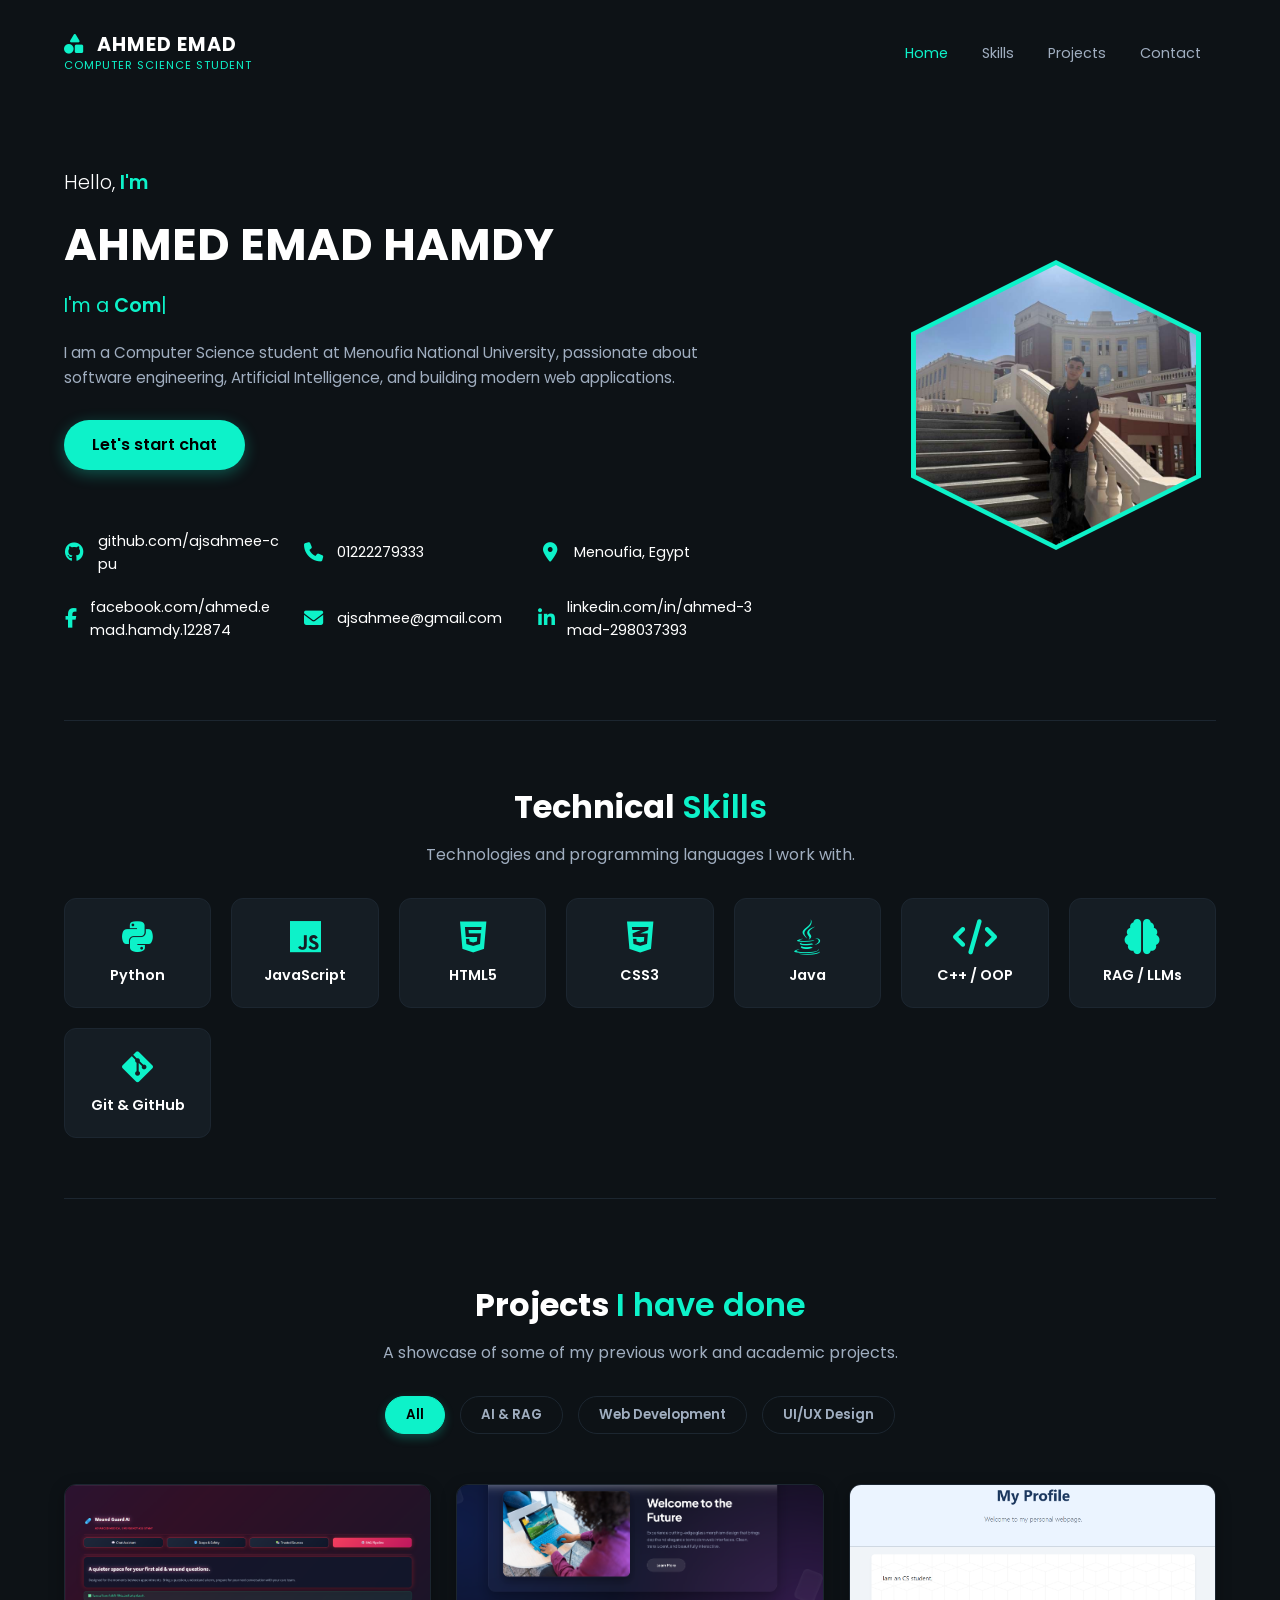
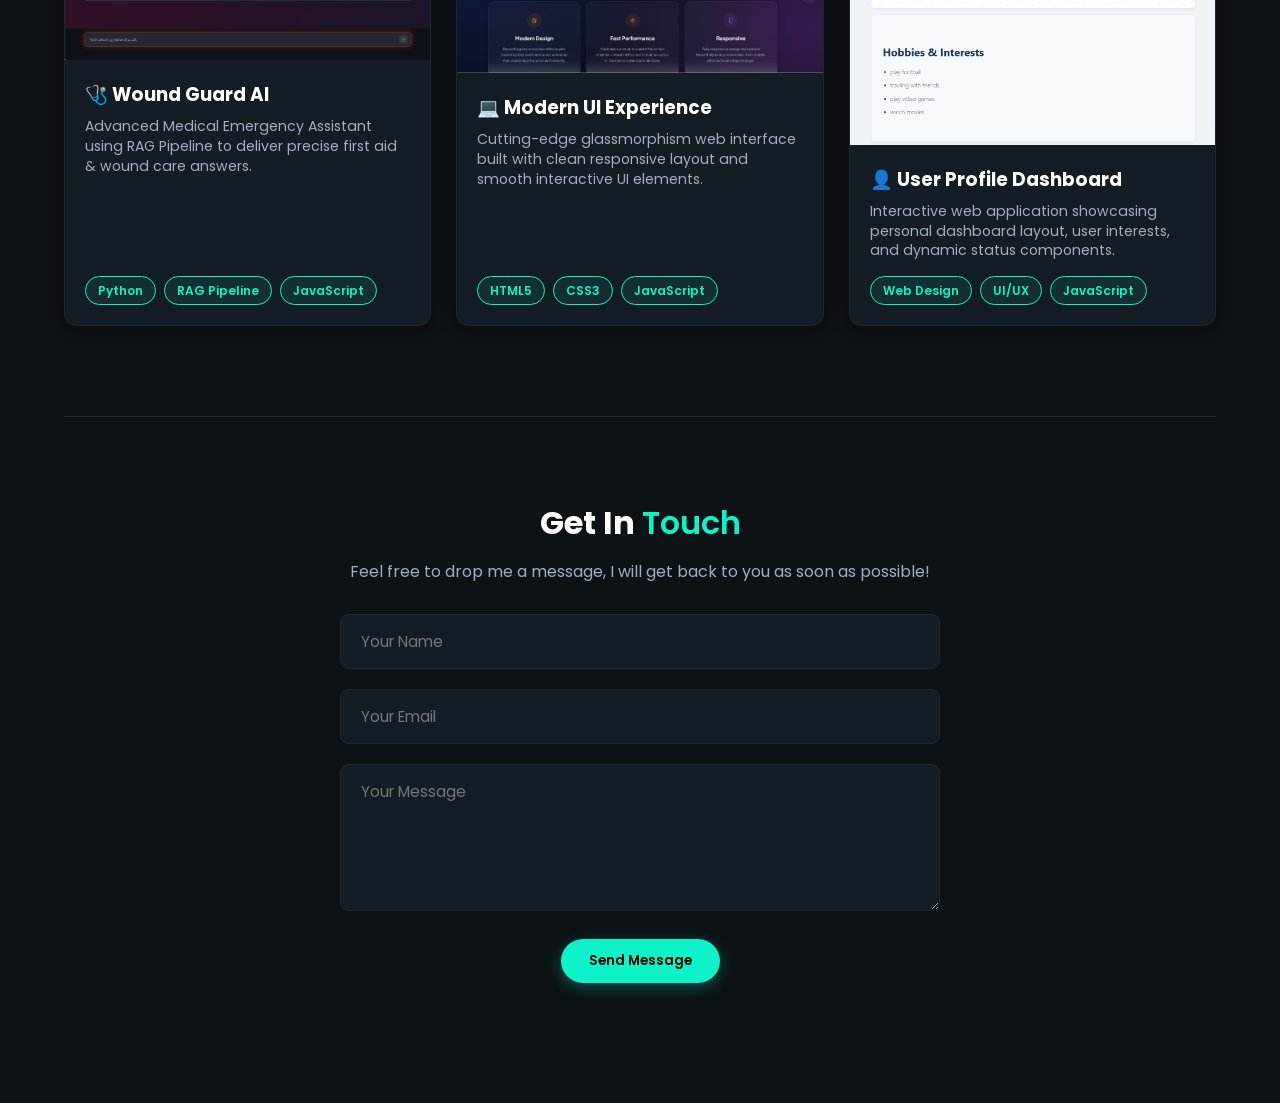
<file: index.html>
<!DOCTYPE html>
<html lang="en">
<head>
    <meta charset="UTF-8">
    <meta name="viewport" content="width=device-width, initial-scale=1.0">
    <title>Ahmed Emad Hamdy - Portfolio</title>
    <link rel="stylesheet" href="https://cdnjs.cloudflare.com/ajax/libs/font-awesome/6.4.0/css/all.min.css">
    <link rel="stylesheet" href="aa.css">
</head>
<body>

    <header class="navbar">
        <div class="logo">
            <span class="logo-icon"><i class="fa-solid fa-shapes"></i></span>
            AHMED EMAD <span class="sub-logo">COMPUTER SCIENCE STUDENT</span>
        </div>
        <nav class="nav-links">
            <a href="#home" class="nav-item active">Home</a>
            <a href="#skills" class="nav-item">Skills</a>
            <a href="#projects" class="nav-item">Projects</a>
            <a href="#contact" class="nav-item">Contact</a>
        </nav>
    </header>

    <!-- قسم الرئيسية - أضيف id="home" ليعمل رابط Home بشكل صحيح -->
    <section id="home" class="hero reveal">
        <div class="hero-content">
            <p class="greeting">Hello, <span class="accent-text">I'm</span></p>
            <h1 class="main-title">AHMED EMAD HAMDY</h1>
            <h3 class="sub-title">I'm a <span id="typing" class="accent-text"></span><span class="cursor">|</span></h3>
            <p class="description">
                I am a Computer Science student at Menoufia National University, passionate about software engineering, Artificial Intelligence, and building modern web applications.
            </p>
            <a href="#contact" class="cta-btn">Let's start chat</a>

            <div class="contact-grid">
                <a href="https://github.com/ajsahmee-cpu" target="_blank" class="info-item">
                    <i class="fa-brands fa-github"></i>
                    <span>github.com/ajsahmee-cpu</span>
                </a>
                <a href="tel:01222279333" class="info-item">
                    <i class="fa-solid fa-phone"></i>
                    <span>01222279333</span>
                </a>
                <div class="info-item">
                    <i class="fa-solid fa-location-dot"></i>
                    <span>Menoufia, Egypt</span>
                </div>
                <a href="https://facebook.com/ahmed.emad.hamdy.122874" target="_blank" class="info-item">
                    <i class="fa-brands fa-facebook-f"></i>
                    <span>facebook.com/ahmed.emad.hamdy.122874</span>
                </a>
                <a href="mailto:ajsahmee@gmail.com" class="info-item">
                    <i class="fa-solid fa-envelope"></i>
                    <span>ajsahmee@gmail.com</span>
                </a>
                <a href="https://linkedin.com/in/ahmed-3mad-298037393" target="_blank" class="info-item">
                    <i class="fa-brands fa-linkedin-in"></i>
                    <span>linkedin.com/in/ahmed-3mad-298037393</span>
                </a>
            </div>
        </div>

        <div class="hero-image-container">
            <div class="hexagon-border">
                <div class="hexagon">
                    <img src="a.jpeg" alt="Ahmed Emad">
                </div>
            </div>
        </div>
    </section>

    <!-- قسم المهارات والتكنولوجيا -->
    <section id="skills" class="skills-section reveal">
        <h2 class="section-title">Technical <span class="accent-text">Skills</span></h2>
        <p class="projects-subtitle">Technologies and programming languages I work with.</p>
        
        <div class="skills-grid">
            <div class="skill-card"><i class="fa-brands fa-python"></i><span>Python</span></div>
            <div class="skill-card"><i class="fa-brands fa-js"></i><span>JavaScript</span></div>
            <div class="skill-card"><i class="fa-brands fa-html5"></i><span>HTML5</span></div>
            <div class="skill-card"><i class="fa-brands fa-css3-alt"></i><span>CSS3</span></div>
            <div class="skill-card"><i class="fa-brands fa-java"></i><span>Java</span></div>
            <div class="skill-card"><i class="fa-solid fa-code"></i><span>C++ / OOP</span></div>
            <div class="skill-card"><i class="fa-solid fa-brain"></i><span>RAG / LLMs</span></div>
            <div class="skill-card"><i class="fa-brands fa-git-alt"></i><span>Git & GitHub</span></div>
        </div>
    </section>

    <!-- قسم المشاريع -->
    <section id="projects" class="projects-section reveal">
        <h2 class="section-title">Projects <span class="accent-text">I have done</span></h2>
        <p class="projects-subtitle">A showcase of some of my previous work and academic projects.</p>
        
        <div class="filter-container">
            <button class="filter-btn active" data-filter="all">All</button>
            <button class="filter-btn" data-filter="ai">AI & RAG</button>
            <button class="filter-btn" data-filter="web">Web Development</button>
            <button class="filter-btn" data-filter="design">UI/UX Design</button>
        </div>

        <div class="projects-grid">
            <!-- مشروع Wound Guard AI -->
            <div class="project-card" data-category="ai">
                <div class="project-img-wrapper">
                    <img src="Screenshot 2026-08-25 192349.png" alt="Wound Guard AI">
                </div>
                <div class="project-info">
                    <h3>🩺 Wound Guard AI</h3>
                    <p>Advanced Medical Emergency Assistant using RAG Pipeline to deliver precise first aid & wound care answers.</p>
                    <div class="tech-tags">
                        <span class="tag">Python</span>
                        <span class="tag">RAG Pipeline</span>
                        <span class="tag">JavaScript</span>
                    </div>
                </div>
            </div>

            <!-- مشروع 2: Modern Web App -->
            <div class="project-card" data-category="web">
                <div class="project-img-wrapper">
                    <img src="Screenshot 2026-07-16 203906.png" alt="Modern Web Interface">
                </div>
                <div class="project-info">
                    <h3>💻 Modern UI Experience</h3>
                    <p>Cutting-edge glassmorphism web interface built with clean responsive layout and smooth interactive UI elements.</p>
                    <div class="tech-tags">
                        <span class="tag">HTML5</span>
                        <span class="tag">CSS3</span>
                        <span class="tag">JavaScript</span>
                    </div>
                </div>
            </div>

            <!-- مشروع 3: Personal Profile Dashboard -->
            <div class="project-card" data-category="design">
                <div class="project-img-wrapper">
                    <img src="Screenshot 2026-07-16 203939.png" alt="Personal Profile">
                </div>
                <div class="project-info">
                    <h3>👤 User Profile Dashboard</h3>
                    <p>Interactive web application showcasing personal dashboard layout, user interests, and dynamic status components.</p>
                    <div class="tech-tags">
                        <span class="tag">Web Design</span>
                        <span class="tag">UI/UX</span>
                        <span class="tag">JavaScript</span>
                    </div>
                </div>
            </div>

        </div>
    </section>

    <!-- قسم التواصل -->
    <section id="contact" class="contact-section reveal">
        <h2 class="section-title">Get In <span class="accent-text">Touch</span></h2>
        <p class="projects-subtitle">Feel free to drop me a message, I will get back to you as soon as possible!</p>
        
        <form class="contact-form" action="https://formspree.io/f/mojgeqbr" method="POST">
            <div class="form-group">
                <input type="text" name="name" placeholder="Your Name" required>
            </div>
            <div class="form-group">
                <input type="email" name="email" placeholder="Your Email" required>
            </div>
            <div class="form-group">
                <textarea name="message" rows="5" placeholder="Your Message" required></textarea>
            </div>
            <button type="submit" class="cta-btn form-submit-btn">Send Message</button>
        </form>
    </section>

    <script src="ss.js"></script>
</body>
</html>
</file>
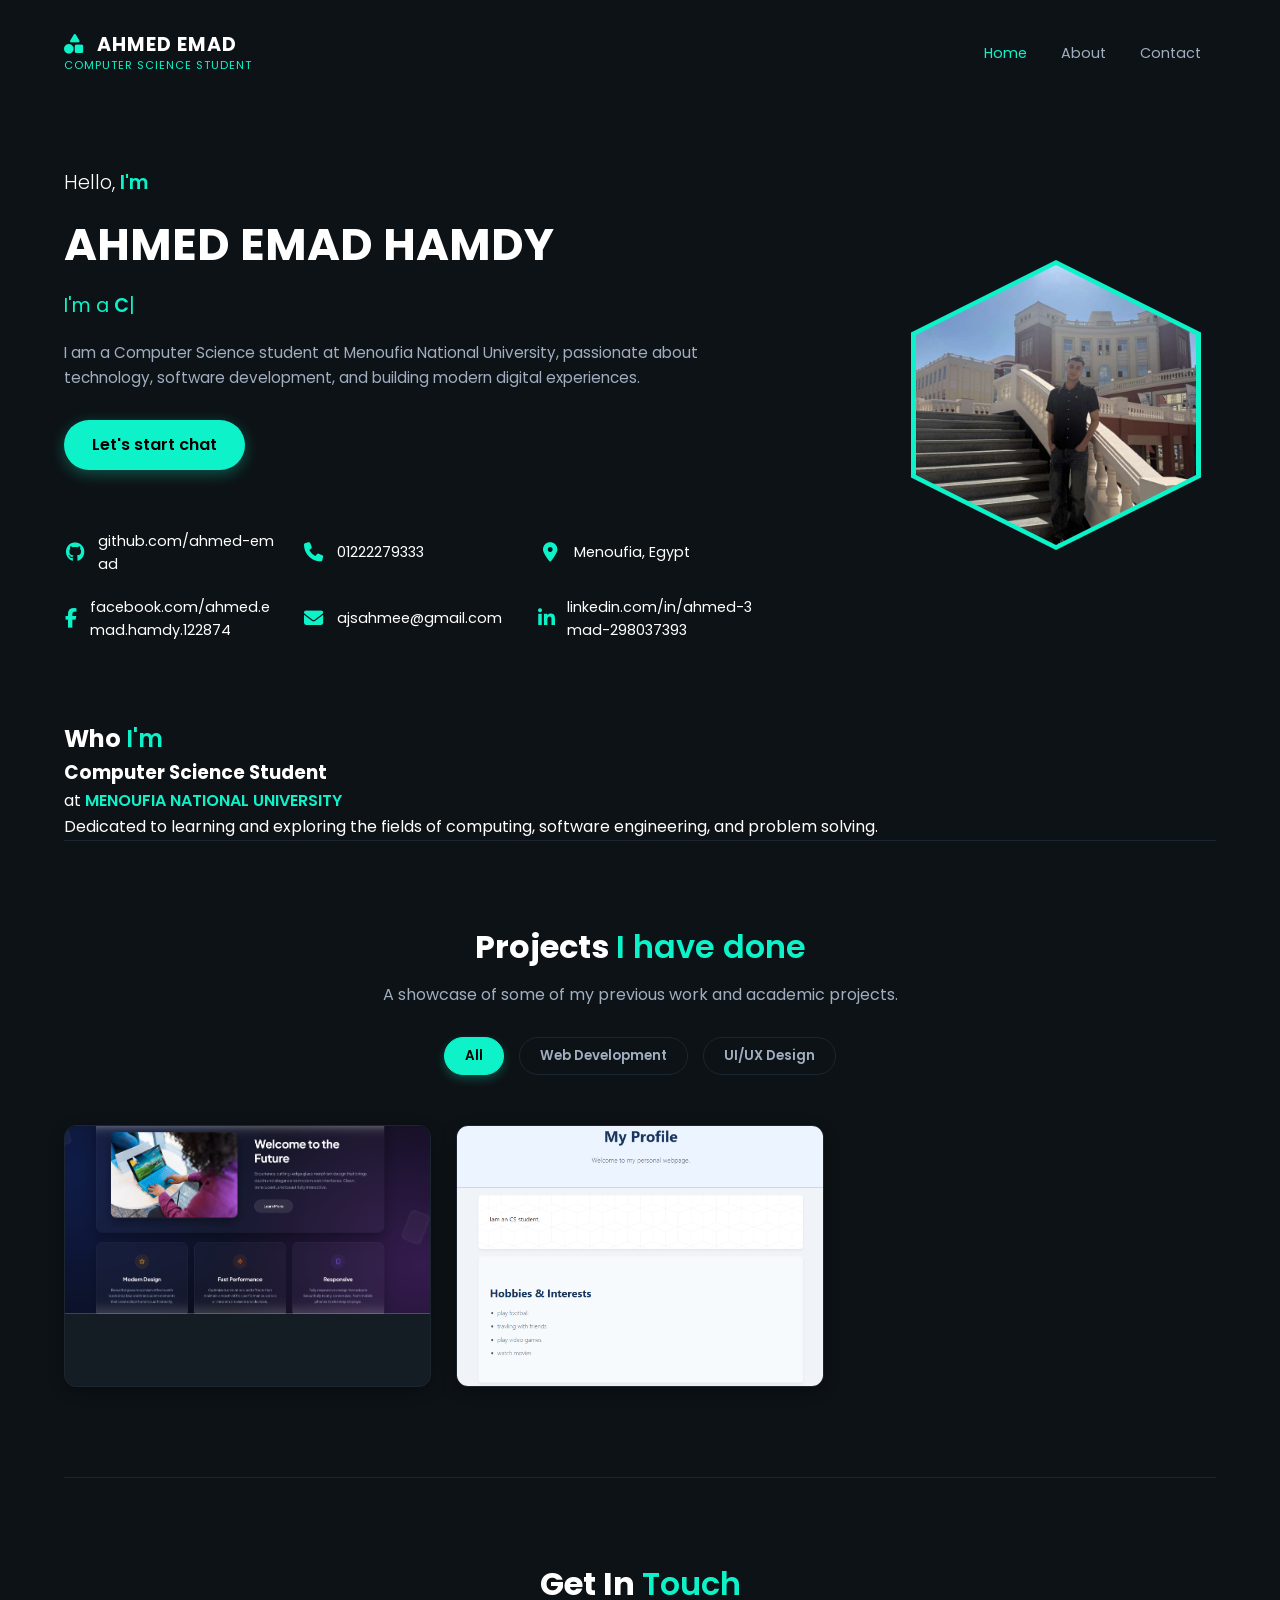
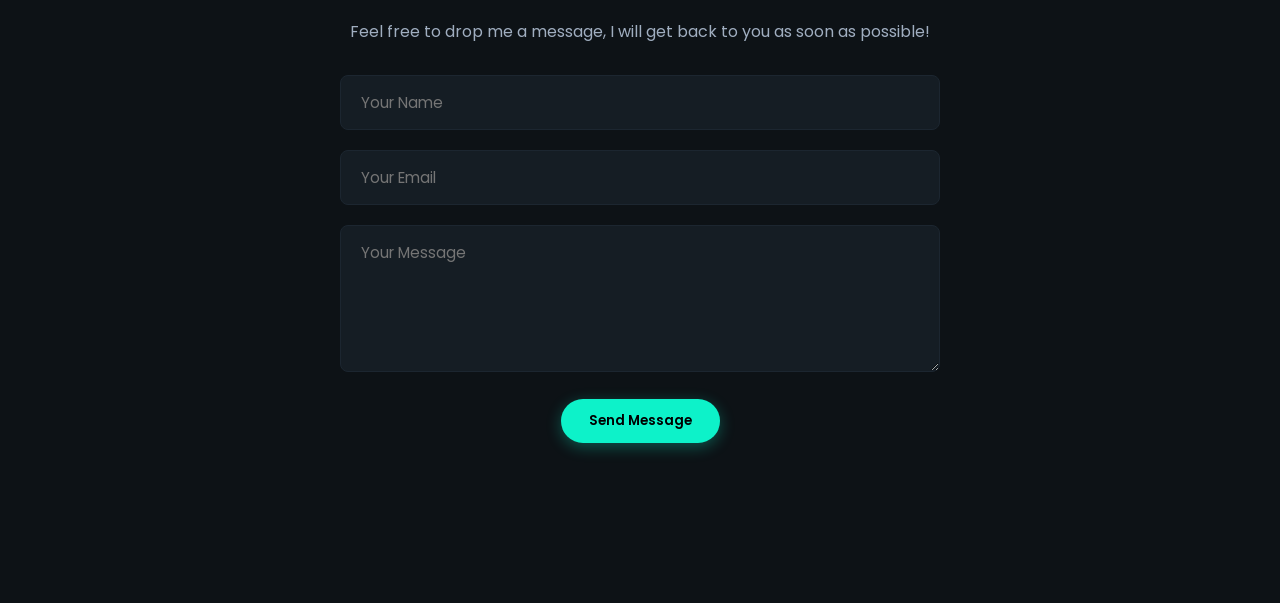
<file: aaa.html>
<!DOCTYPE html>
<html lang="en">
<head>
    <meta charset="UTF-8">
    <meta name="viewport" content="width=device-width, initial-scale=1.0">
    <title>Ahmed Emad Hamdy - Portfolio</title>
    <link rel="stylesheet" href="https://cdnjs.cloudflare.com/ajax/libs/font-awesome/6.4.0/css/all.min.css">
    <link rel="stylesheet" href="aa.css">
</head>
<body>

    <header class="navbar">
        <div class="logo">
            <span class="logo-icon"><i class="fa-solid fa-shapes"></i></span>
            AHMED EMAD <span class="sub-logo">COMPUTER SCIENCE STUDENT</span>
        </div>
        <nav class="nav-links">
            <a href="#" class="nav-item active">Home</a>
            <a href="#" class="nav-item">About</a>
            <a href="#" class="nav-item">Contact</a>
        </nav>
    </header>

    <section class="hero reveal">
        <div class="hero-content">
            <p class="greeting">Hello, <span class="accent-text">I'm</span></p>
            <h1 class="main-title">AHMED EMAD HAMDY</h1>
            <h3 class="sub-title">I'm a <span id="typing" class="accent-text"></span><span class="cursor">|</span></h3>
            <p class="description">
                I am a Computer Science student at Menoufia National University, passionate about technology, software development, and building modern digital experiences.
            </p>
            <a href="#contact" class="cta-btn">Let's start chat</a>

            <div class="contact-grid">
                <a href="https://github.com/ahmed-emad" target="_blank" class="info-item">
                    <i class="fa-brands fa-github"></i>
                    <span>github.com/ahmed-emad</span>
                </a>
                <a href="tel:01222279333" class="info-item">
                    <i class="fa-solid fa-phone"></i>
                    <span>01222279333</span>
                </a>
                <div class="info-item">
                    <i class="fa-solid fa-location-dot"></i>
                    <span>Menoufia, Egypt</span>
                </div>
                <a href="https://facebook.com/ahmed.emad.hamdy.122874" target="_blank" class="info-item">
                    <i class="fa-brands fa-facebook-f"></i>
                    <span>facebook.com/ahmed.emad.hamdy.122874</span>
                </a>
                <a href="mailto:ajsahmee@gmail.com" class="info-item">
                    <i class="fa-solid fa-envelope"></i>
                    <span>ajsahmee@gmail.com</span>
                </a>
                <a href="https://linkedin.com/in/ahmed-3mad-298037393" target="_blank" class="info-item">
                    <i class="fa-brands fa-linkedin-in"></i>
                    <span>linkedin.com/in/ahmed-3mad-298037393</span>
                </a>
            </div>
        </div>

        <div class="hero-image-container">
            <div class="hexagon-border">
                <div class="hexagon">
                    <img src="a.jpeg" alt="Ahmed Emad">
                </div>
            </div>
        </div>
    </section>

    <section class="about-section reveal">
        <div class="about-text">
            <h2>Who <span class="accent-text">I'm</span></h2>
            <h3>Computer Science Student</h3>
            <p class="university">at <span class="accent-text">MENOUFIA NATIONAL UNIVERSITY</span></p>
            <p>Dedicated to learning and exploring the fields of computing, software engineering, and problem solving.</p>
        </div>
    </section>

    <section class="projects-section reveal">
        <h2 class="section-title">Projects <span class="accent-text">I have done</span></h2>
        <p class="projects-subtitle">A showcase of some of my previous work and academic projects.</p>
        
        <div class="filter-container">
            <button class="filter-btn active" data-filter="all">All</button>
            <button class="filter-btn" data-filter="web">Web Development</button>
            <button class="filter-btn" data-filter="design">UI/UX Design</button>
        </div>

        <div class="projects-grid">
            <div class="project-card tilt" data-category="web">
                <div class="project-img-wrapper">
                    <img src="Screenshot 2026-07-16 203906.png" alt="Project 1">
                </div>
            </div>

            <div class="project-card tilt" data-category="design">
                <div class="project-img-wrapper">
                    <img src="Screenshot 2026-07-16 203939.png" alt="Project 2">
                </div>
            </div>

            </div>
        </div>
    </section>

    <section id="contact" class="contact-section reveal">
        <h2 class="section-title">Get In <span class="accent-text">Touch</span></h2>
        <p class="projects-subtitle">Feel free to drop me a message, I will get back to you as soon as possible!</p>
        
        <form class="contact-form" action="https://formspree.io/f/mojgeqbr" method="POST">
            <div class="form-group">
                <input type="text" name="name" placeholder="Your Name" required>
            </div>
            <div class="form-group">
                <input type="email" name="email" placeholder="Your Email" required>
            </div>
            <div class="form-group">
                <textarea name="message" rows="5" placeholder="Your Message" required></textarea>
            </div>
            <button type="submit" class="cta-btn form-submit-btn">Send Message</button>
        </form>
    </section>

    <script src="ss.js"></script>
</body>
</html>
</file>
<file: aa.css>
@import url('https://fonts.googleapis.com/css2?family=Poppins:wght@300;400;600;700&display=swap');

/* ⚡ إعدادات التنقل العام وتصحيح التمرير ⚡ */
html {
    scroll-behavior: smooth;
}

section {
    scroll-margin-top: 90px; /* بيمنع الـ Navbar الثابت إنه يغطي على عناوين الأقسام */
}

:root {
    --bg-dark: #0d1216;
    --bg-card: #151d24;
    --accent-color: #0df2c9;
    --text-white: #ffffff;
    --text-muted: #a0aec0;
}

* {
    margin: 0;
    padding: 0;
    box-sizing: border-box;
    font-family: 'Poppins', sans-serif;
}

body {
    background-color: var(--bg-dark);
    color: var(--text-white);
    line-height: 1.6;
    padding: 0 5%;
    overflow-x: hidden;
}

.navbar {
    display: flex;
    justify-content: space-between;
    align-items: center;
    padding: 20px 5%;
    position: fixed;
    top: 0;
    left: 0;
    width: 100%;
    z-index: 1000;
    background: rgba(13, 18, 22, 0.9);
    backdrop-filter: blur(10px);
}

.logo {
    font-weight: 700;
    font-size: 1.2rem;
    letter-spacing: 1px;
}

.logo .logo-icon {
    color: var(--accent-color);
    margin-right: 8px;
}

.sub-logo {
    font-size: 0.7rem;
    color: var(--accent-color);
    display: block;
    font-weight: 400;
    margin-top: -4px;
}

.nav-links a {
    color: var(--text-muted);
    text-decoration: none;
    margin: 0 15px;
    font-size: 0.9rem;
    transition: 0.3s;
}

.nav-links a:hover, .nav-links a.active {
    color: var(--accent-color);
}

.hero {
    display: flex;
    justify-content: space-between;
    align-items: center;
    padding: 150px 0 60px 0;
    min-height: 80vh;
}

.hero-content {
    max-width: 60%;
}

.greeting {
    font-size: 1.2rem;
    font-weight: 300;
}

.accent-text {
    color: var(--accent-color);
    font-weight: 600;
}

.main-title {
    font-size: 2.8rem;
    font-weight: 700;
    margin: 10px 0;
}

.sub-title {
    color: var(--accent-color);
    font-size: 1.2rem;
    font-weight: 400;
    margin-bottom: 20px;
}

.cursor {
    animation: blink 0.7s infinite;
    color: var(--accent-color);
}

@keyframes blink {
    50% { opacity: 0; }
}

.description {
    color: var(--text-muted);
    font-size: 0.95rem;
    margin-bottom: 30px;
}

.cta-btn {
    display: inline-block;
    text-decoration: none;
    background-color: var(--accent-color);
    color: #000;
    border: none;
    padding: 12px 28px;
    font-weight: 600;
    border-radius: 25px;
    cursor: pointer;
    box-shadow: 0 4px 15px rgba(13, 242, 201, 0.3);
    transition: 0.3s;
    margin-bottom: 40px;
}

.cta-btn:hover {
    transform: translateY(-3px);
    box-shadow: 0 6px 20px rgba(13, 242, 201, 0.5);
}

.contact-grid {
    display: grid;
    grid-template-columns: repeat(3, 1fr);
    gap: 20px;
    margin-top: 20px;
}

.info-item {
    display: flex;
    align-items: center;
    gap: 12px;
    text-decoration: none;
    color: var(--text-white);
    transition: 0.2s ease;
}

a.info-item:hover {
    color: var(--accent-color);
}

.info-item i {
    color: var(--accent-color);
    font-size: 1.2rem;
    width: 24px;
    text-align: center;
}

.info-item span {
    font-size: 0.9rem;
    word-break: break-all;
}

.hero-image-container {
    position: relative;
    width: 320px;
    height: 320px;
    display: flex;
    align-items: center;
    justify-content: center;
}

.hexagon-border {
    position: relative;
    width: 290px;
    height: 290px;
    background: var(--accent-color);
    clip-path: polygon(50% 0%, 100% 25%, 100% 75%, 50% 100%, 0% 75%, 0% 25%);
    display: flex;
    align-items: center;
    justify-content: center;
    filter: drop-shadow(0px 0px 20px rgba(13, 242, 201, 0.6)); 
}

.hexagon {
    width: 280px;
    height: 280px;
    background-color: var(--bg-dark);
    clip-path: polygon(50% 0%, 100% 25%, 100% 75%, 50% 100%, 0% 75%, 0% 25%);
    overflow: hidden;
}

.hexagon img {
    width: 100%;
    height: 100%;
    object-fit: cover;
}

/* ⚡ قسم المهارات ⚡ */
.skills-section {
    padding: 60px 0;
    border-top: 1px solid #1c2630;
    text-align: center;
}

.skills-grid {
    display: grid;
    grid-template-columns: repeat(auto-fit, minmax(130px, 1fr));
    gap: 20px;
    margin-top: 30px;
}

.skill-card {
    background: var(--bg-card);
    border: 1px solid #1c2630;
    padding: 20px;
    border-radius: 12px;
    display: flex;
    flex-direction: column;
    align-items: center;
    gap: 10px;
    transition: 0.3s ease;
}

.skill-card i {
    font-size: 2.2rem;
    color: var(--accent-color);
}

.skill-card span {
    font-size: 0.9rem;
    font-weight: 600;
}

.skill-card:hover {
    border-color: var(--accent-color);
    transform: translateY(-5px);
    box-shadow: 0 5px 15px rgba(13, 242, 201, 0.2);
}

/* ⚡ قسم المشاريع ⚡ */
.projects-section {
    padding: 80px 0;
    border-top: 1px solid #1c2630;
    text-align: center;
}

.section-title {
    font-size: 2rem;
    font-weight: 700;
    margin-bottom: 10px;
}

.projects-subtitle {
    color: var(--text-muted);
    font-size: 1rem;
    margin-bottom: 30px;
}

.filter-container {
    display: flex;
    justify-content: center;
    gap: 15px;
    margin-bottom: 40px;
    flex-wrap: wrap;
}

.filter-btn {
    background: transparent;
    color: var(--text-muted);
    border: 1px solid #1c2630;
    padding: 8px 20px;
    border-radius: 20px;
    cursor: pointer;
    font-weight: 600;
    transition: all 0.3s ease;
}

.filter-btn.active, .filter-btn:hover {
    background: var(--accent-color);
    color: #000;
    border-color: var(--accent-color);
    box-shadow: 0 4px 10px rgba(13, 242, 201, 0.25);
}

.projects-grid {
    display: grid;
    grid-template-columns: repeat(3, 1fr);
    gap: 25px;
    padding: 10px 0;
}

.project-card {
    background: var(--bg-card);
    border-radius: 12px;
    overflow: hidden;
    border: 1px solid #1c2630;
    box-shadow: 0 4px 15px rgba(0, 0, 0, 0.3);
    display: flex;
    flex-direction: column;
    transition: transform 0.3s ease, border-color 0.3s ease;
}

.project-card.hide {
    display: none;
}

.project-img-wrapper {
    width: 100%;
    background: #0a0e11;
    overflow: hidden;
    display: flex;
    align-items: center;
    justify-content: center;
}

.project-img-wrapper img {
    width: 100%;
    height: auto;
    display: block;
    object-fit: contain;
    transition: transform 0.4s ease;
}

.project-info {
    padding: 20px;
    text-align: left;
    display: flex;
    flex-direction: column;
    justify-content: space-between;
    flex-grow: 1;
}

.project-info h3 {
    font-size: 1.15rem;
    margin-bottom: 8px;
    color: var(--text-white);
}

.project-info p {
    font-size: 0.88rem;
    color: var(--text-muted);
    margin-bottom: 15px;
    line-height: 1.4;
}

.tech-tags {
    display: flex;
    gap: 8px;
    flex-wrap: wrap;
    margin-top: auto;
}

.tech-tags .tag {
    font-size: 0.75rem;
    color: var(--accent-color);
    border: 1px solid var(--accent-color);
    padding: 4px 12px;
    border-radius: 20px;
    font-weight: 600;
    background: rgba(13, 242, 201, 0.08);
}

.project-card:hover {
    border-color: var(--accent-color);
    transform: translateY(-5px);
    box-shadow: 0 8px 25px rgba(13, 242, 201, 0.25);
}

.project-card:hover .project-img-wrapper img {
    transform: scale(1.03);
}

.contact-section {
    padding: 80px 0;
    border-top: 1px solid #1c2630;
    text-align: center;
}

.contact-form {
    max-width: 600px;
    margin: 0 auto;
    display: flex;
    flex-direction: column;
    gap: 20px;
}

.form-group input, .form-group textarea {
    width: 100%;
    padding: 15px 20px;
    background: var(--bg-card);
    border: 1px solid #1c2630;
    border-radius: 8px;
    color: var(--text-white);
    outline: none;
    font-size: 0.95rem;
    transition: 0.3s;
}

.form-group input:focus, .form-group textarea:focus {
    border-color: var(--accent-color);
    box-shadow: 0 0 10px rgba(13, 242, 201, 0.15);
}

.form-submit-btn {
    align-self: center;
    border: none;
}

.reveal {
    opacity: 0;
    transform: translateY(40px);
    transition: all 0.8s ease-out;
}

.reveal.active {
    opacity: 1;
    transform: translateY(0);
}

/* ⚡ التجاوب مع الشاشات ⚡ */
@media (max-width: 992px) {
    .projects-grid {
        grid-template-columns: repeat(2, 1fr);
    }
    .contact-grid {
        grid-template-columns: repeat(2, 1fr);
    }
    .hero {
        flex-direction: column-reverse;
        text-align: center;
        gap: 40px;
    }
    .hero-content {
        max-width: 100%;
    }
}

@media (max-width: 600px) {
    .projects-grid {
        grid-template-columns: 1fr;
    }
    .contact-grid {
        grid-template-columns: 1fr;
    }
}
</file>
